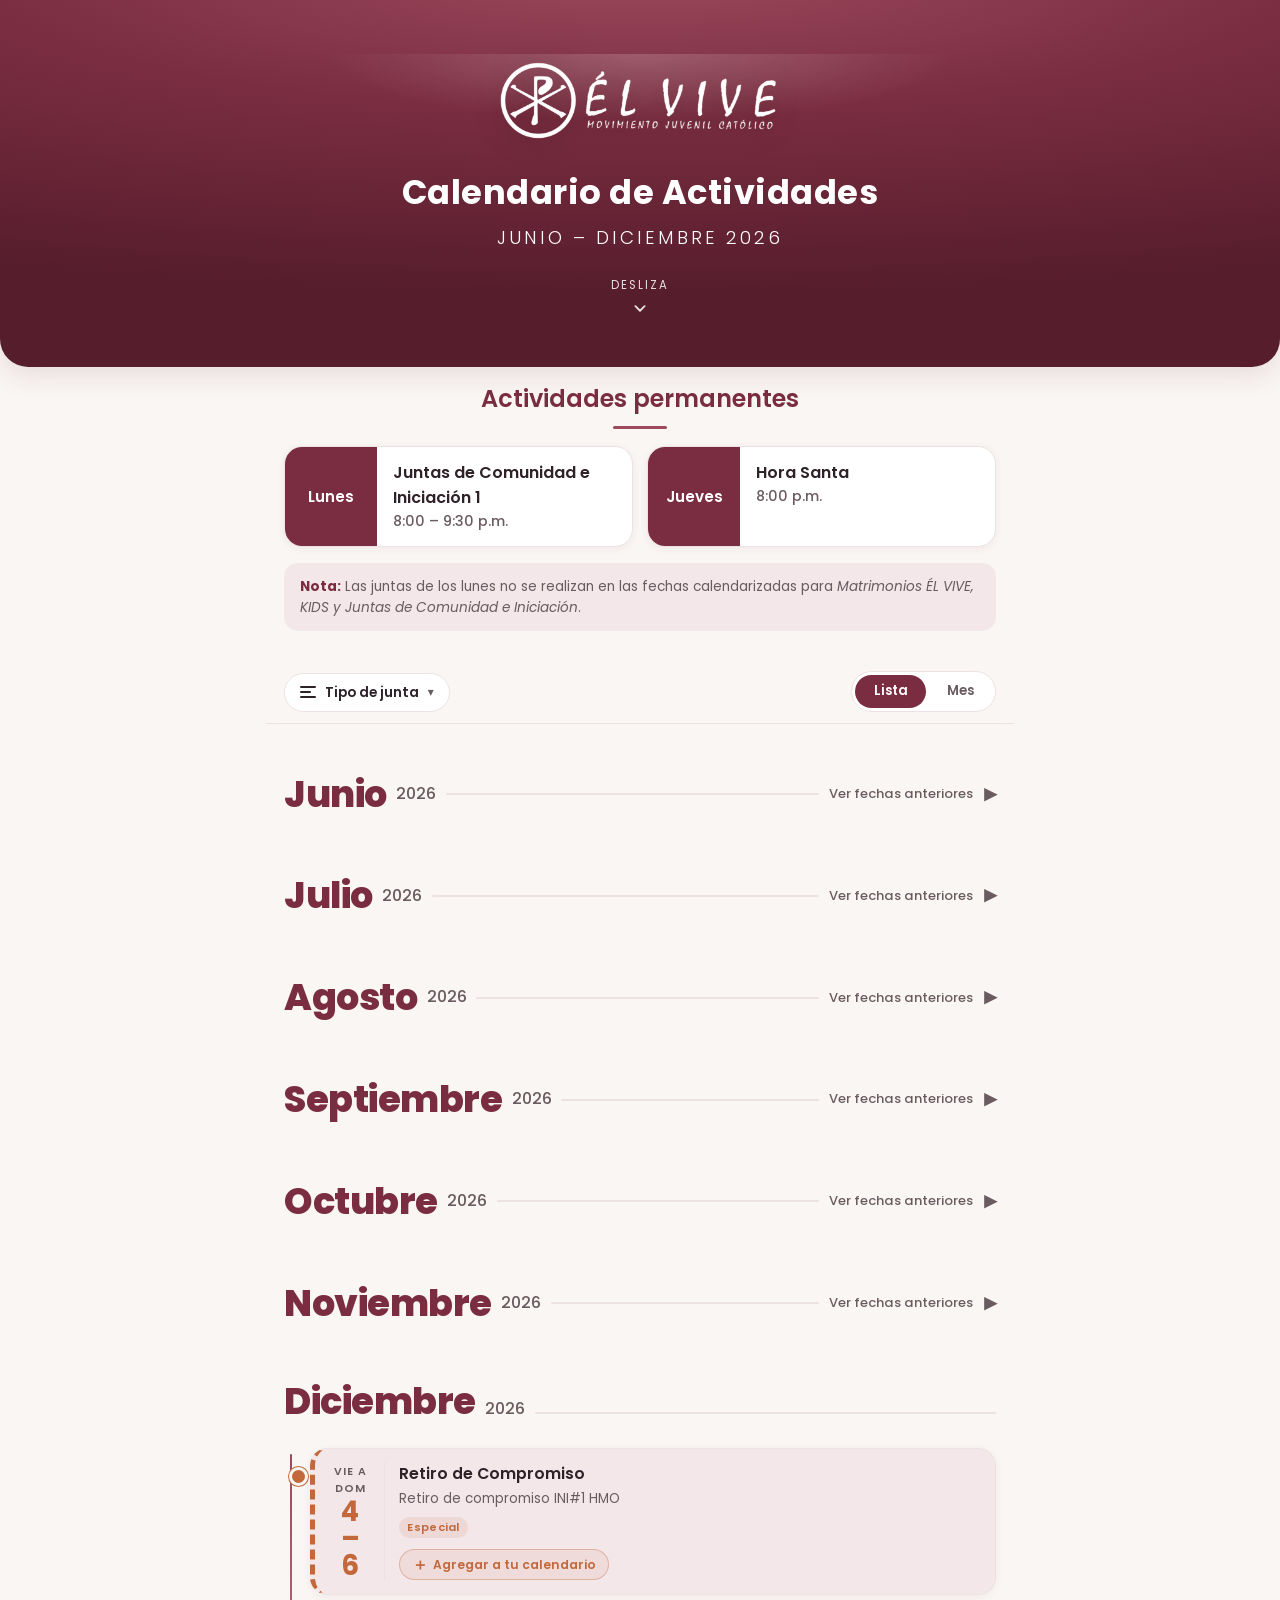
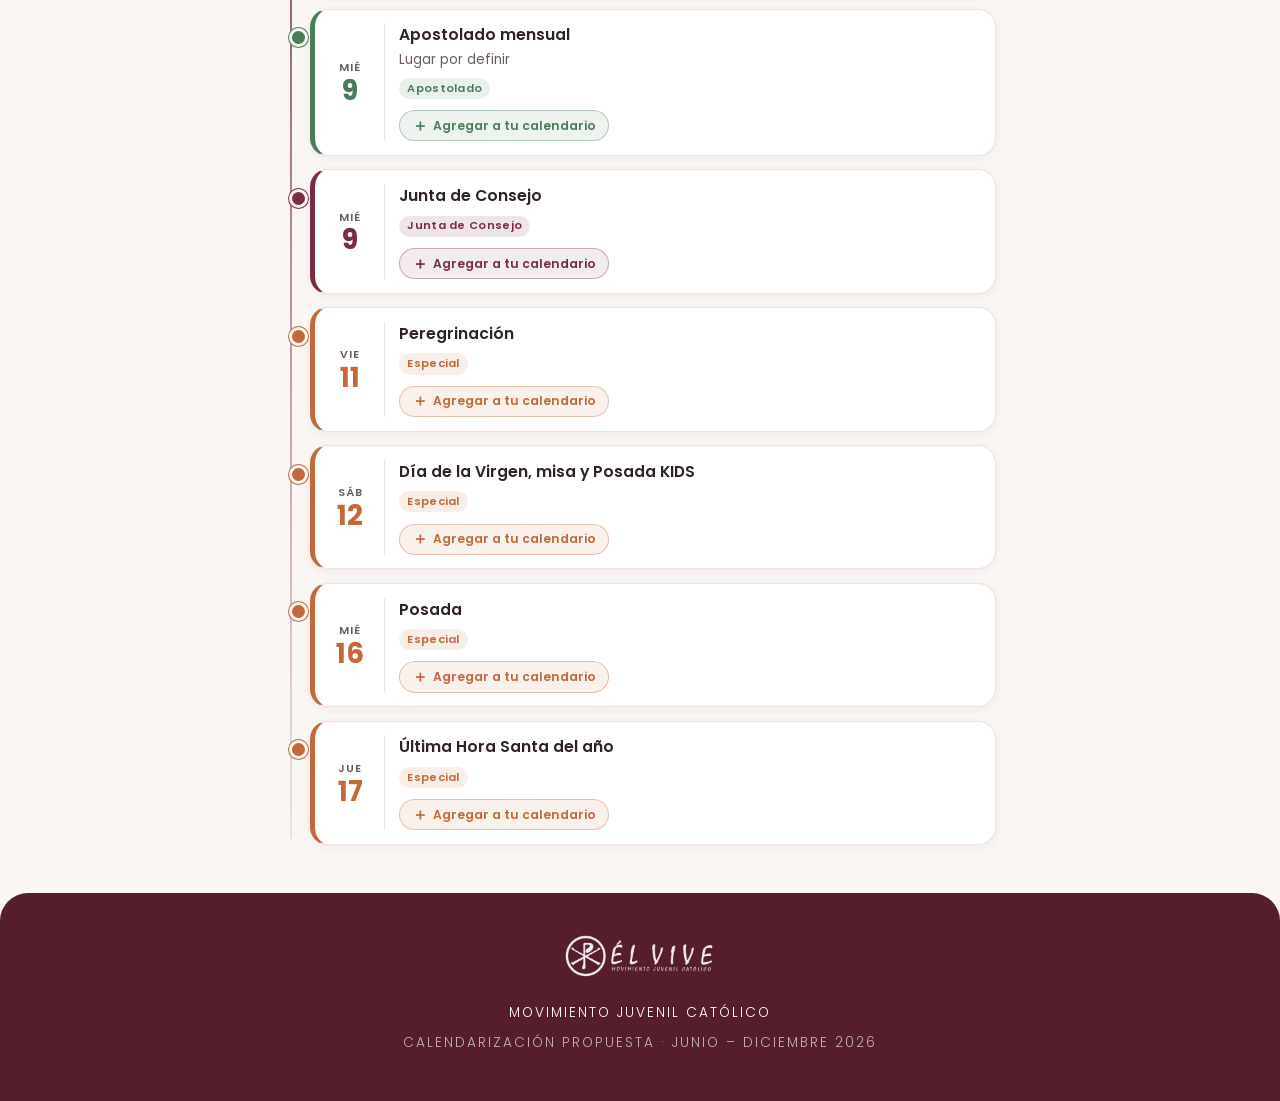
<file: index.html>
<!DOCTYPE html>
<html lang="es">
<head>
  <meta charset="UTF-8" />
  <meta name="viewport" content="width=device-width, initial-scale=1.0" />
  <title>Calendario ÉL VIVE · Junio – Diciembre 2026</title>
  <meta name="description" content="Calendario de actividades del Movimiento Juvenil Católico ÉL VIVE. Junio a Diciembre 2026." />
  <link rel="icon" type="image/jpeg" href="assets/favicon-el-vive.jpg" />

  <!-- Tipografía Poppins -->
  <link rel="preconnect" href="https://fonts.googleapis.com" />
  <link rel="preconnect" href="https://fonts.gstatic.com" crossorigin />
  <link href="https://fonts.googleapis.com/css2?family=Poppins:wght@300;400;500;600;700;800&display=swap" rel="stylesheet" />

  <link rel="stylesheet" href="styles.css?v=202610081748" />
</head>
<body>

  <!-- ENCABEZADO -->
  <header class="site-header">
    <div class="header-inner">
      <img class="logo" src="assets/logo-el-vive.png" alt="ÉL VIVE · Movimiento Juvenil Católico" />
      <h1 class="header-title">Calendario de Actividades</h1>
      <p class="header-sub">Junio &ndash; Diciembre 2026</p>
      <div class="header-glow" aria-hidden="true"></div>
    </div>
    <div class="scroll-hint" aria-hidden="true">
      <span>Desliza</span>
      <svg viewBox="0 0 24 24" width="22" height="22"><path d="M7 10l5 5 5-5" fill="none" stroke="currentColor" stroke-width="2" stroke-linecap="round" stroke-linejoin="round"/></svg>
    </div>
  </header>

  <main>
    <!-- ACTIVIDADES PERMANENTES -->
    <section class="permanentes reveal" aria-labelledby="perm-title">
      <h2 id="perm-title" class="block-title">Actividades permanentes</h2>
      <div class="perm-grid">
        <article class="perm-card">
          <div class="perm-day">Lunes</div>
          <div class="perm-body">
            <h3>Juntas de Comunidad e Iniciación 1</h3>
            <p class="perm-time">8:00 &ndash; 9:30 p.m.</p>
          </div>
        </article>
        <article class="perm-card">
          <div class="perm-day">Jueves</div>
          <div class="perm-body">
            <h3>Hora Santa</h3>
            <p class="perm-time">8:00 p.m.</p>
          </div>
        </article>
      </div>
      <p class="perm-note">
        <strong>Nota:</strong> Las juntas de los lunes no se realizan en las fechas calendarizadas para
        <em>Matrimonios ÉL VIVE, KIDS y Juntas de Comunidad e Iniciación</em>.
      </p>
    </section>

    <!-- FILTROS (menú desplegable) + TOGGLE DE VISTA (barra fija / sticky) -->
    <nav class="filters" id="filters" aria-label="Filtrar por categoría">
      <div class="filters-bar">
        <div class="filter-menu" id="filter-menu">
          <button class="filter-toggle" id="filter-toggle" type="button" aria-haspopup="true" aria-expanded="false" aria-controls="filter-dropdown">
            <span class="filter-ham" aria-hidden="true"><span></span><span></span><span></span></span>
            <span class="filter-toggle-label" id="filter-toggle-label">Tipo de junta</span>
            <span class="filter-caret" aria-hidden="true">▾</span>
          </button>
          <div class="filter-dropdown" id="filter-dropdown" role="menu" aria-label="Tipo de junta" hidden>
            <!-- opciones generadas por JS -->
          </div>
        </div>
        <div class="view-toggle" id="view-toggle" role="group" aria-label="Cambiar vista del calendario">
          <button class="view-btn is-active" type="button" data-vista="lista" aria-pressed="true">Lista</button>
          <button class="view-btn" type="button" data-vista="mes" aria-pressed="false">Mes</button>
        </div>
      </div>
    </nav>

    <!-- AGENDA (vista Lista) -->
    <div class="agenda" id="agenda">
      <!-- meses generados por JS -->
    </div>

    <p class="empty-state" id="empty-state" hidden>No hay actividades de este tipo. Toca otro filtro para verlas.</p>

    <!-- VISTA MES (grilla mensual) -->
    <div class="mes-view" id="mes-view" hidden>
      <div class="mes-nav">
        <button class="mes-nav-btn" id="mes-prev" type="button" aria-label="Mes anterior">‹</button>
        <h2 class="mes-title" id="mes-title" aria-live="polite"></h2>
        <button class="mes-nav-btn" id="mes-next" type="button" aria-label="Mes siguiente">›</button>
      </div>
      <div class="mes-weekdays" aria-hidden="true">
        <span>Lun</span><span>Mar</span><span>Mié</span><span>Jue</span><span>Vie</span><span>Sáb</span><span>Dom</span>
      </div>
      <div class="mes-grid" id="mes-grid">
        <!-- celdas generadas por JS -->
      </div>
      <p class="mes-empty" id="mes-empty" hidden>No hay actividades de este tipo en este mes.</p>
    </div>
  </main>

  <!-- PIE -->
  <footer class="site-footer">
    <img class="footer-logo" src="assets/logo-el-vive.png" alt="ÉL VIVE" />
    <p>Movimiento Juvenil Católico</p>
    <p class="footer-small">Calendarización propuesta · Junio – Diciembre 2026</p>
  </footer>

  <button class="to-top" id="to-top" aria-label="Volver arriba" hidden>
    <svg viewBox="0 0 24 24" width="22" height="22"><path d="M7 14l5-5 5 5" fill="none" stroke="currentColor" stroke-width="2" stroke-linecap="round" stroke-linejoin="round"/></svg>
  </button>

  <!-- MODAL: DETALLE DEL DÍA (vista Mes) -->
  <div class="dia-modal" id="dia-modal" role="dialog" aria-modal="true" aria-labelledby="dia-title" aria-hidden="true" hidden>
    <div class="dia-backdrop" data-dclose></div>
    <div class="dia-box">
      <button class="dia-close" id="dia-close" type="button" aria-label="Cerrar" data-dclose>&times;</button>
      <h3 class="dia-title" id="dia-title"></h3>
      <div class="dia-events" id="dia-events">
        <!-- tarjetas de evento del día (reutiliza el diseño de la Lista) -->
      </div>
    </div>
  </div>

  <script src="app.js?v=202610081748"></script>
</body>
</html>
</file>
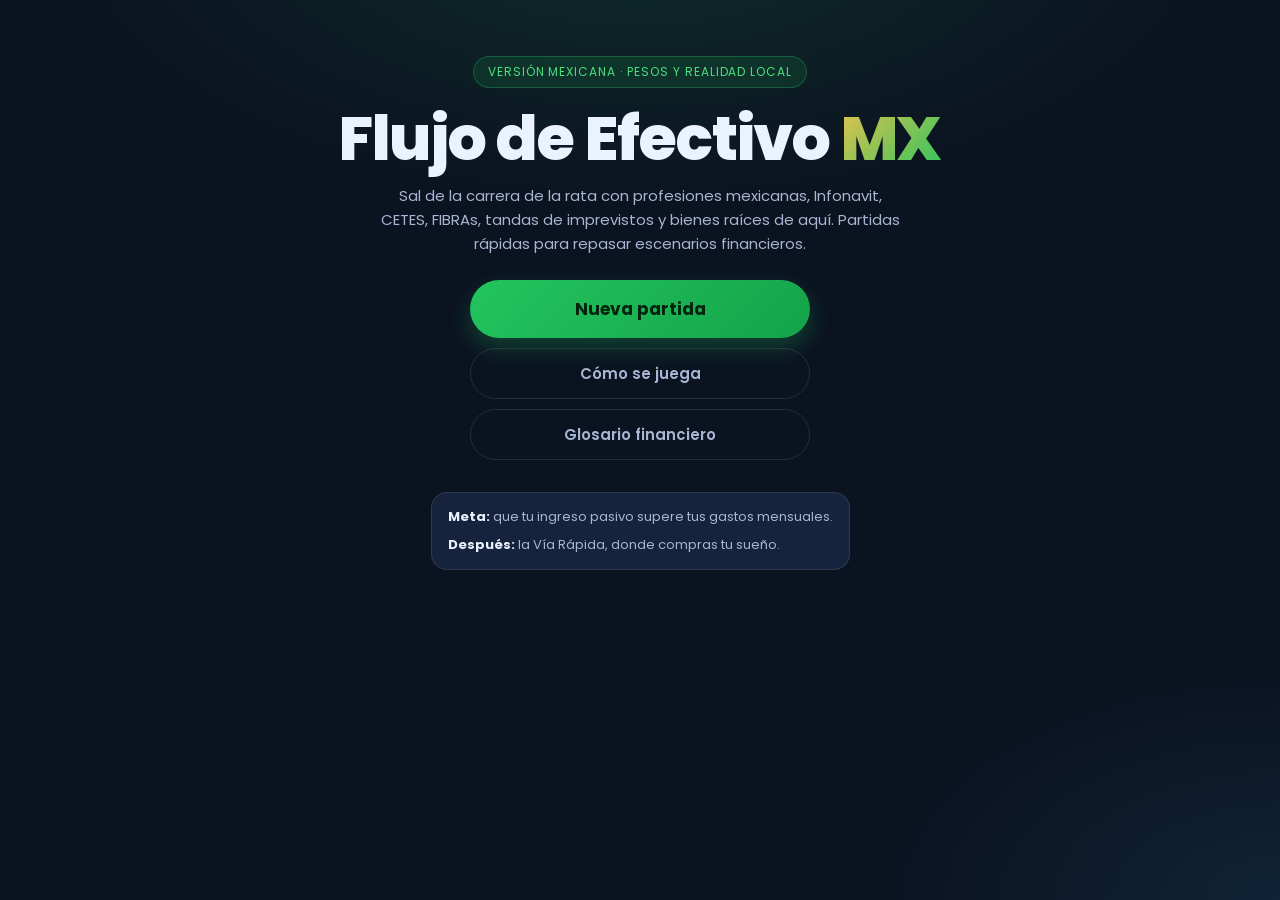
<file: cashflow/index.html>
<!DOCTYPE html>
<html lang="es">
<head>
  <meta charset="UTF-8" />
  <meta name="viewport" content="width=device-width, initial-scale=1.0, viewport-fit=cover" />
  <title>Flujo de Efectivo MX · Juego de finanzas personales</title>
  <meta name="description" content="Juego de flujo de efectivo inspirado en Cashflow, adaptado a México: profesiones locales, pesos mexicanos, Infonavit, CETES, FIBRAs y bienes raíces nacionales." />
  <meta name="theme-color" content="#0b1220" />
  <link rel="icon" href="data:image/svg+xml,%3Csvg xmlns='http://www.w3.org/2000/svg' viewBox='0 0 100 100'%3E%3Ctext y='.9em' font-size='90'%3E%F0%9F%92%B0%3C/text%3E%3C/svg%3E" />

  <link rel="preconnect" href="https://fonts.googleapis.com" />
  <link rel="preconnect" href="https://fonts.gstatic.com" crossorigin />
  <link href="https://fonts.googleapis.com/css2?family=Poppins:wght@300;400;500;600;700;800&display=swap" rel="stylesheet" />
  <link rel="stylesheet" href="styles.css?v=1" />
</head>
<body>

<!-- =========================================================
     PANTALLA 1 · INICIO
     ========================================================= -->
<section class="pantalla" id="pantalla-inicio">
  <div class="hero">
    <div class="hero-badge">Versión mexicana · pesos y realidad local</div>
    <h1 class="hero-title">Flujo de Efectivo <span>MX</span></h1>
    <p class="hero-sub">
      Sal de la carrera de la rata con profesiones mexicanas, Infonavit, CETES,
      FIBRAs, tandas de imprevistos y bienes raíces de aquí. Partidas rápidas
      para repasar escenarios financieros.
    </p>

    <div class="hero-acciones">
      <button class="btn btn-primario btn-grande" id="btn-continuar" hidden>Continuar partida</button>
      <button class="btn btn-primario btn-grande" id="btn-nueva">Nueva partida</button>
      <button class="btn btn-fantasma" id="btn-como">Cómo se juega</button>
      <button class="btn btn-fantasma" id="btn-glosario-inicio">Glosario financiero</button>
    </div>

    <div class="hero-meta">
      <div><strong>Meta:</strong> que tu ingreso pasivo supere tus gastos mensuales.</div>
      <div><strong>Después:</strong> la Vía Rápida, donde compras tu sueño.</div>
    </div>
  </div>

  <!-- Selector de profesión -->
  <div class="selector" id="selector-profesion" hidden>
    <div class="selector-encabezado">
      <h2>Elige tu profesión</h2>
      <p>Cada una arranca con distinto sueldo, deudas y margen. Las de sueldo alto no siempre son las más fáciles.</p>
    </div>
    <div class="prof-grid" id="prof-grid"></div>
    <button class="btn btn-fantasma" id="btn-cancelar-seleccion">Regresar</button>
  </div>
</section>

<!-- =========================================================
     PANTALLA 2 · JUEGO
     ========================================================= -->
<section class="pantalla oculta" id="pantalla-juego">

  <header class="barra-superior">
    <button class="icono-btn" id="btn-menu" aria-label="Menú">☰</button>
    <div class="barra-info">
      <div class="barra-prof"><span id="barra-emoji">💼</span> <span id="barra-profesion">—</span></div>
      <div class="barra-turno">Turno <span id="barra-turno">1</span></div>
    </div>
    <div class="barra-efectivo">
      <span class="etq">Efectivo</span>
      <strong id="barra-efectivo">$0</strong>
    </div>
  </header>

  <!-- Progreso hacia la meta -->
  <div class="meta-barra" id="meta-barra">
    <div class="meta-textos">
      <span>Ingreso pasivo <strong id="meta-pasivo">$0</strong></span>
      <span>Gastos <strong id="meta-gastos">$0</strong></span>
    </div>
    <div class="meta-track"><div class="meta-fill" id="meta-fill"></div></div>
    <div class="meta-nota" id="meta-nota">Te falta cubrir tus gastos con ingreso pasivo.</div>
  </div>

  <!-- Tablero -->
  <div class="tablero-envoltura">
    <div class="tablero" id="tablero"></div>
    <div class="tablero-centro" id="tablero-centro">
      <div class="dados" id="dados"><span class="dado">?</span></div>
      <div class="centro-flujo">
        <span class="etq">Flujo mensual</span>
        <strong id="centro-flujo">$0</strong>
      </div>
      <div class="centro-nota" id="centro-nota">Tira el dado para avanzar</div>
    </div>
  </div>

  <!-- Acciones -->
  <div class="acciones">
    <div class="selector-dados oculto" id="selector-dados">
      <span>Gracias a tu donativo puedes tirar:</span>
      <div class="chips">
        <button class="chip" data-dados="1">1 dado</button>
        <button class="chip" data-dados="2">2 dados</button>
        <button class="chip" data-dados="3">3 dados</button>
      </div>
    </div>
    <button class="btn btn-primario btn-tirar" id="btn-tirar">Tirar dado</button>
    <div class="acciones-secundarias">
      <button class="btn btn-secundario" id="btn-estado">Estado financiero</button>
      <button class="btn btn-secundario" id="btn-banco">Banco</button>
      <button class="btn btn-secundario" id="btn-registro">Registro</button>
    </div>
  </div>
</section>

<!-- =========================================================
     MODAL GENÉRICO (cartas, avisos, victoria)
     ========================================================= -->
<div class="modal-fondo oculto" id="modal-fondo">
  <div class="modal" id="modal" role="dialog" aria-modal="true" aria-labelledby="modal-titulo">
    <div class="modal-cabeza" id="modal-cabeza">
      <span class="modal-icono" id="modal-icono">💡</span>
      <div>
        <div class="modal-etiqueta" id="modal-etiqueta">Carta</div>
        <h3 class="modal-titulo" id="modal-titulo">Título</h3>
      </div>
    </div>
    <div class="modal-cuerpo" id="modal-cuerpo"></div>
    <div class="modal-pie" id="modal-pie"></div>
  </div>
</div>

<!-- =========================================================
     PANELES LATERALES
     ========================================================= -->
<div class="panel-fondo oculto" id="panel-fondo">
  <aside class="panel" id="panel" role="dialog" aria-modal="true">
    <div class="panel-cabeza">
      <h3 id="panel-titulo">Panel</h3>
      <button class="icono-btn" id="btn-cerrar-panel" aria-label="Cerrar">✕</button>
    </div>
    <div class="panel-cuerpo" id="panel-cuerpo"></div>
  </aside>
</div>

<div class="avisos" id="avisos" aria-live="polite"></div>

<script src="js/datos.js?v=1"></script>
<script src="js/motor.js?v=1"></script>
<script src="js/juego.js?v=1"></script>
</body>
</html>
</file>
<file: styles.css>
/* ===================================================
   CALENDARIO ÉL VIVE · Junio – Diciembre 2026
   HTML/CSS/JS vanilla · Mobile-first
   =================================================== */

:root {
  /* Marca (borgoña del logo) */
  --vino:        #7a2d40;
  --vino-dark:   #561d2d;
  --vino-soft:   #9d4a5e;
  --vino-tint:   #f3e7ea;

  /* Neutros */
  --cream:       #faf6f4;
  --paper:       #ffffff;
  --ink:         #2e2228;
  --ink-soft:    #6a5b60;
  --line:        #ece2e3;

  /* Categorías */
  --c-consejo:     #7a2d40;
  --c-apostolado:  #4a7c59;
  --c-misa:        #3d6b8f;
  --c-matrimonios: #c2698a;
  --c-economica:   #c2922b;
  --c-especial:    #c2683b;
  --c-permanente:  #6b6b76;

  --shadow-sm: 0 2px 8px rgba(86, 29, 45, 0.06);
  --shadow-md: 0 8px 28px rgba(86, 29, 45, 0.12);
  --radius: 18px;
  --maxw: 760px;
}

* { box-sizing: border-box; margin: 0; padding: 0; }

html { scroll-behavior: smooth; }

body {
  font-family: 'Poppins', system-ui, -apple-system, sans-serif;
  color: var(--ink);
  background: var(--cream);
  line-height: 1.55;
  -webkit-font-smoothing: antialiased;
  overflow-x: hidden;
}

/* ============ ENCABEZADO ============ */
.site-header {
  position: relative;
  text-align: center;
  padding: 2.6rem 1.25rem 2.4rem;
  background:
    radial-gradient(120% 90% at 50% -10%, var(--vino-soft) 0%, var(--vino) 45%, var(--vino-dark) 100%);
  color: #fff;
  overflow: hidden;
  border-bottom-left-radius: 28px;
  border-bottom-right-radius: 28px;
  box-shadow: var(--shadow-md);
}
.header-inner { position: relative; z-index: 2; max-width: var(--maxw); margin: 0 auto; }
.header-glow {
  position: absolute; inset: 0; z-index: 1;
  background: radial-gradient(60% 50% at 50% 0%, rgba(255,255,255,.18), transparent 70%);
  pointer-events: none;
}
.logo {
  width: min(300px, 78%);
  height: auto;
  margin: 0 auto 1.1rem;
  display: block;
  filter: brightness(0) invert(1) drop-shadow(0 4px 12px rgba(0,0,0,.25));
  animation: fadeDown .9s ease both;
}
.header-title {
  font-size: clamp(1.5rem, 6vw, 2.1rem);
  font-weight: 700;
  letter-spacing: .5px;
  animation: fadeUp .9s .1s ease both;
}
.header-sub {
  margin-top: .35rem;
  font-weight: 300;
  font-size: clamp(.95rem, 3.6vw, 1.15rem);
  letter-spacing: 3px;
  text-transform: uppercase;
  opacity: .92;
  animation: fadeUp .9s .2s ease both;
}
.scroll-hint {
  position: relative; z-index: 2;
  margin-top: 1.5rem;
  display: flex; flex-direction: column; align-items: center; gap: .15rem;
  font-size: .72rem; letter-spacing: 2px; text-transform: uppercase; opacity: .85;
  animation: bob 1.8s ease-in-out infinite;
}

/* ============ BLOQUE PERMANENTES ============ */
main { max-width: var(--maxw); margin: 0 auto; padding: 0 1.1rem; }

.block-title {
  text-align: center;
  font-size: clamp(1.2rem, 4.6vw, 1.5rem);
  font-weight: 600;
  color: var(--vino);
  margin: 2.2rem 0 1.1rem;
  position: relative;
}
.block-title::after {
  content: ""; display: block; width: 54px; height: 3px;
  background: var(--vino-soft); border-radius: 3px; margin: .55rem auto 0;
}

.permanentes { margin-top: -1.4rem; }
.perm-grid { display: grid; gap: .9rem; grid-template-columns: 1fr; }
.perm-card {
  display: flex; align-items: stretch; gap: 0;
  background: var(--paper);
  border-radius: var(--radius);
  box-shadow: var(--shadow-sm);
  overflow: hidden;
  border: 1px solid var(--line);
}
.perm-day {
  flex: 0 0 92px;
  background: var(--vino);
  color: #fff;
  display: flex; align-items: center; justify-content: center;
  font-weight: 600; font-size: .95rem;
  text-align: center;
}
.perm-body { padding: .85rem 1rem; }
.perm-body h3 { font-size: 1rem; font-weight: 600; color: var(--ink); }
.perm-time { color: var(--ink-soft); font-size: .88rem; font-weight: 500; }
.perm-note {
  margin-top: 1rem;
  background: var(--vino-tint);
  border-radius: 14px;
  padding: .8rem 1rem;
  font-size: .85rem;
  color: var(--ink-soft);
}
.perm-note strong { color: var(--vino); }

/* ============ FILTROS ============ */
.filters {
  position: sticky; top: 0; z-index: 50;
  margin: 1.8rem -1.1rem 0;
  padding: .7rem 0;
  background: rgba(250, 246, 244, .88);
  backdrop-filter: blur(10px);
  -webkit-backdrop-filter: blur(10px);
  border-bottom: 1px solid var(--line);
}
.filters-inner {
  max-width: var(--maxw); margin: 0 auto;
  display: flex; flex-wrap: wrap; gap: .5rem; padding: 0 1.1rem;
}
.chip {
  flex: 0 0 auto;
  display: inline-flex; align-items: center; gap: .4rem;
  border: 1.5px solid var(--line);
  background: var(--paper);
  color: var(--ink-soft);
  padding: .42rem .85rem;
  border-radius: 999px;
  font-family: inherit; font-size: .82rem; font-weight: 500;
  cursor: pointer;
  white-space: nowrap;
  transition: all .2s ease;
}
.chip .dot { width: 9px; height: 9px; border-radius: 50%; background: var(--cat, var(--vino)); }
.chip:hover { border-color: var(--cat, var(--vino-soft)); }
.chip.active {
  background: var(--cat, var(--vino));
  border-color: var(--cat, var(--vino));
  color: #fff;
}
.chip.active .dot { background: rgba(255,255,255,.9); }

/* ============ AGENDA ============ */
.month { margin-top: 2.4rem; }
.month-head {
  display: flex; align-items: baseline; gap: .6rem;
  margin-bottom: 1.1rem;
}
.month-name {
  font-size: clamp(1.6rem, 7vw, 2.3rem);
  font-weight: 800;
  color: var(--vino);
  letter-spacing: -.5px;
}
.month-year { font-size: 1rem; font-weight: 500; color: var(--ink-soft); }
.month-line { flex: 1; height: 2px; background: var(--line); border-radius: 2px; }

/* ---- Meses cerrados (toggle contraído por default) ---- */
.month-head--toggle {
  width: 100%;
  align-items: center;
  background: none;
  border: none;
  padding: .2rem 0;
  margin-bottom: .6rem;
  font: inherit;
  color: inherit;
  text-align: left;
  cursor: pointer;
  border-radius: 10px;
  transition: background .18s ease;
}
.month-head--toggle:hover { background: rgba(0, 0, 0, .03); }
.month-head--toggle:focus-visible { outline: 2px solid var(--vino-soft); outline-offset: 3px; }
.month-count {
  font-size: .82rem; font-weight: 500; color: var(--ink-soft);
  white-space: nowrap;
}
.month-chevron {
  font-size: 1.7rem; line-height: 1; color: var(--ink-soft);
  transition: transform .25s ease;
}
.month--collapsible.is-collapsed .month-chevron { transform: rotate(-90deg); }
.month--collapsible.is-collapsed .timeline { display: none; }

.timeline { position: relative; padding-left: 1.6rem; }
.timeline::before {
  content: ""; position: absolute; left: 6px; top: 6px; bottom: 6px;
  width: 2px; background: linear-gradient(var(--vino-soft), var(--line));
  border-radius: 2px;
}

.event {
  position: relative;
  display: flex; gap: .9rem;
  background: var(--paper);
  border-radius: var(--radius);
  box-shadow: var(--shadow-sm);
  border: 1px solid var(--line);
  border-left: 5px solid var(--cat, var(--vino));
  padding: .85rem 1rem .85rem .9rem;
  margin-bottom: .85rem;
  transition: transform .25s ease, box-shadow .25s ease, opacity .3s ease;
}
.event::before {
  content: ""; position: absolute; left: -1.6rem; top: 1.15rem;
  width: 13px; height: 13px; border-radius: 50%;
  background: var(--cat, var(--vino));
  border: 3px solid var(--cream);
  box-shadow: 0 0 0 1px var(--cat, var(--vino));
}
.event:hover { transform: translateX(3px); box-shadow: var(--shadow-md); }

.event-date {
  flex: 0 0 56px; text-align: center;
  display: flex; flex-direction: column; align-items: center; justify-content: center;
  border-right: 1px solid var(--line);
  padding-right: .8rem;
}
.event-dow { font-size: .68rem; text-transform: uppercase; letter-spacing: 1px; color: var(--ink-soft); font-weight: 600; }
.event-num { font-size: 1.7rem; font-weight: 700; line-height: 1; color: var(--cat, var(--vino)); }
/* Casilla de fecha "por definir" (ej. apostolado mensual sin día exacto) */
.event-num--tbd { font-size: 1.5rem; }
.event-date--tbd .event-dow { text-transform: none; letter-spacing: .2px; font-size: .62rem; margin-top: .25rem; line-height: 1.15; }
.event-body { flex: 1; min-width: 0; }
.event-title { font-size: .98rem; font-weight: 600; color: var(--ink); }
.event-desc { font-size: .83rem; color: var(--ink-soft); margin-top: .15rem; }
.event-meta { display: flex; flex-wrap: wrap; gap: .5rem; margin-top: .45rem; align-items: center; }
.event-time {
  display: inline-flex; align-items: center; gap: .25rem;
  font-size: .76rem; font-weight: 600; color: var(--vino);
  background: var(--vino-tint); padding: .12rem .5rem; border-radius: 999px;
}
/* Botón "Ver ubicación" (abre Google Maps) */
.event-map {
  display: inline-flex; align-items: center; gap: .25rem;
  font-size: .74rem; font-weight: 700; text-decoration: none;
  color: #fff; background: #2f6f9f;
  padding: .14rem .6rem; border-radius: 999px;
  transition: filter .2s ease, transform .2s ease;
}
.event-map:hover { filter: brightness(1.08); transform: translateY(-1px); }
/* Aviso de reprogramación / cambio de fecha */
.event-reprog {
  display: inline-flex; align-items: center; gap: .3rem;
  margin-top: .25rem;
  font-size: .73rem; font-weight: 700;
  color: #fff; background: #d97a28;
  padding: .14rem .6rem; border-radius: 999px;
}
.event-tag {
  font-size: .7rem; font-weight: 600; letter-spacing: .3px;
  color: var(--cat, var(--vino));
  background: color-mix(in srgb, var(--cat, var(--vino)) 12%, transparent);
  padding: .12rem .5rem; border-radius: 999px;
}

/* Evento de rango (vacaciones) */
.event.is-range { border-left-style: dashed; background: var(--vino-tint); }

/* ====== Botón "Agregar a tu calendario" ====== */
.cal-add { position: relative; margin-top: .7rem; }
.cal-btn {
  display: inline-flex; align-items: center; gap: .35rem;
  font-family: inherit; font-size: .76rem; font-weight: 600;
  color: var(--cat, var(--vino));
  background: color-mix(in srgb, var(--cat, var(--vino)) 9%, transparent);
  border: 1.5px solid color-mix(in srgb, var(--cat, var(--vino)) 35%, transparent);
  padding: .35rem .72rem; border-radius: 999px; cursor: pointer;
  transition: background .2s ease, border-color .2s ease;
}
.cal-btn:hover { background: color-mix(in srgb, var(--cat, var(--vino)) 17%, transparent); }
.cal-ico { font-size: 1rem; line-height: 1; }
.cal-menu {
  position: absolute; z-index: 30; left: 0; top: calc(100% + .35rem);
  min-width: 210px; background: var(--paper);
  border: 1px solid var(--line); border-radius: 14px;
  box-shadow: var(--shadow-md); padding: .35rem;
}
.cal-opt {
  display: flex; align-items: center; gap: .5rem; width: 100%;
  font-family: inherit; font-size: .82rem; font-weight: 500; text-align: left;
  color: var(--ink); background: transparent; border: 0; border-radius: 10px;
  padding: .55rem .6rem; cursor: pointer;
}
.cal-opt:hover { background: var(--vino-tint); color: var(--vino); }
.event.past .cal-add { display: none; }

/* Evento ya realizado: tono gris claro + check verde de "ya fue" */
.event.past {
  --cat: #b0aaa6;
  background: #f5f3f1;
}
.event.past .event-title { color: var(--ink-soft); padding-right: 1.5rem; }
.event.past .event-time { color: var(--ink-soft); background: #e7e2df; }
.event.past:hover { transform: none; box-shadow: var(--shadow-sm); }

/* Check verde "ya se realizó" (esquina superior derecha) */
.event-done {
  position: absolute; top: .5rem; right: .55rem; z-index: 2;
  display: grid; place-items: center;
  width: 20px; height: 20px; border-radius: 50%;
  background: #2f9e5e; color: #fff;
  font-size: .72rem; font-weight: 800; line-height: 1;
  box-shadow: 0 1px 4px rgba(0, 0, 0, .22);
}

/* Filtrado: ocultar */
.event.filtered-out { display: none; }
.month.month-hidden { display: none; }

.empty-state { text-align: center; color: var(--ink-soft); padding: 2.5rem 1rem 1rem; }

/* ============ PIE ============ */
.site-footer {
  text-align: center;
  margin-top: 3rem;
  padding: 2.4rem 1.25rem 3rem;
  background: var(--vino-dark);
  color: #fff;
  border-top-left-radius: 28px;
  border-top-right-radius: 28px;
}
.footer-logo {
  width: 160px; height: auto; margin: 0 auto .8rem;
  filter: brightness(0) invert(1); opacity: .92;
}
.site-footer p { font-weight: 300; letter-spacing: 2px; text-transform: uppercase; font-size: .85rem; }
.footer-small { opacity: .65; font-size: .72rem; letter-spacing: 1px; margin-top: .5rem; }

/* ============ BOTÓN ARRIBA ============ */
.to-top {
  position: fixed; bottom: 1.2rem; right: 1.2rem; z-index: 60;
  width: 46px; height: 46px; border-radius: 50%;
  background: var(--vino); color: #fff; border: none;
  box-shadow: var(--shadow-md); cursor: pointer;
  display: grid; place-items: center;
  opacity: 0; transform: translateY(12px); pointer-events: none;
  transition: opacity .3s ease, transform .3s ease;
}
.to-top.show { opacity: 1; transform: translateY(0); pointer-events: auto; }

/* ============ ANIMACIONES SCROLL ============ */
.reveal { opacity: 0; transform: translateY(26px); transition: opacity .7s ease, transform .7s ease; }
.reveal.in { opacity: 1; transform: none; }

@keyframes fadeUp { from { opacity: 0; transform: translateY(18px); } to { opacity: 1; transform: none; } }
@keyframes fadeDown { from { opacity: 0; transform: translateY(-18px); } to { opacity: 1; transform: none; } }
@keyframes bob { 0%,100% { transform: translateY(0); } 50% { transform: translateY(6px); } }

@media (prefers-reduced-motion: reduce) {
  *, *::before, *::after { animation: none !important; transition: none !important; }
  .reveal { opacity: 1; transform: none; }
}

/* ============ ESCRITORIO ============ */
@media (min-width: 720px) {
  .perm-grid { grid-template-columns: 1fr 1fr; }
  .site-header { padding: 3.4rem 1.5rem 3rem; }
  main { padding: 0 1.5rem; }
}

/* ===================================================
   FILTROS (menú "Tipo de junta") + TOGGLE LISTA/MES
   + VISTA MES (grilla mensual)
   =================================================== */

@keyframes diaPop { from { opacity: 0; transform: translateY(14px) scale(.985); } to { opacity: 1; transform: none; } }

/* Barra: menú "Tipo de junta" a la izquierda + toggle de vista a la derecha. */
.filters-bar {
  max-width: var(--maxw); margin: 0 auto;
  padding: 0 1.1rem;
  display: flex; align-items: center; justify-content: space-between; gap: .7rem;
}

/* ---- Menú de filtros (botón hamburguesa + panel desplegable) ---- */
.filter-menu { position: relative; }
.filter-toggle {
  display: inline-flex; align-items: center; gap: .55rem;
  font: inherit; font-size: .85rem; font-weight: 600;
  color: var(--ink);
  background: var(--paper);
  border: 1.5px solid var(--line);
  border-radius: 999px;
  padding: .5rem .95rem;
  cursor: pointer;
  transition: border-color .2s ease, color .2s ease;
}
.filter-toggle:hover { border-color: var(--vino-soft); }
.filter-toggle.has-filter { border-color: var(--cat); color: var(--cat); }
/* Icono hamburguesa (3 barras). */
.filter-ham { display: inline-flex; flex-direction: column; gap: 3px; width: 16px; }
.filter-ham span { display: block; height: 2px; border-radius: 2px; background: currentColor; }
.filter-ham span:nth-child(2) { width: 70%; }
.filter-caret { font-size: .75rem; color: var(--ink-soft); transition: transform .2s ease; }
.filter-toggle[aria-expanded="true"] .filter-caret { transform: rotate(180deg); }
.filter-toggle.has-filter .filter-caret { color: var(--cat); }

.filter-dropdown {
  position: absolute; top: calc(100% + 8px); left: 0; z-index: 70;
  min-width: 240px;
  background: var(--paper);
  border: 1px solid var(--line);
  border-radius: 14px;
  box-shadow: var(--shadow-md);
  padding: 6px;
  display: flex; flex-direction: column; gap: 2px;
  animation: diaPop .18s ease both;
}
.filter-dropdown[hidden] { display: none; }
.filter-option {
  display: flex; align-items: center; gap: .6rem;
  font: inherit; font-size: .88rem; font-weight: 500;
  color: var(--ink);
  background: transparent; border: none; border-radius: 10px;
  padding: .55rem .7rem; cursor: pointer; text-align: left;
  transition: background .15s ease;
}
.filter-option:hover { background: rgba(0, 0, 0, .04); }
.filter-option .dot { flex: 0 0 auto; width: 11px; height: 11px; border-radius: 50%; background: var(--cat, var(--vino)); }
.filter-option.is-active {
  font-weight: 700; color: var(--cat, var(--vino));
  background: color-mix(in srgb, var(--cat, var(--vino)) 13%, transparent);
}
.filter-option.is-active .dot { box-shadow: 0 0 0 3px color-mix(in srgb, var(--cat, var(--vino)) 25%, transparent); }
/* Palomita de la casilla marcada: guarda su lugar aunque esté apagada,
   para que la fila no brinque al prender y apagar tipos. */
.filter-option .check { margin-left: auto; font-size: .8rem; opacity: 0; }
.filter-option.is-active .check { opacity: 1; }

/* ---- Toggle de vista (segmented control) ---- */
.view-toggle {
  flex: 0 0 auto;
  display: flex;
  width: max-content;
  background: var(--paper);
  border: 1.5px solid var(--line);
  border-radius: 999px;
  padding: 3px;
  gap: 2px;
}
.view-btn {
  font: inherit; font-size: .82rem; font-weight: 600;
  color: var(--ink-soft);
  background: transparent;
  border: none; cursor: pointer;
  padding: .4rem 1.15rem;
  border-radius: 999px;
  transition: background .2s ease, color .2s ease;
}
.view-btn.is-active { background: var(--vino); color: #fff; }
.view-btn:not(.is-active):hover { color: var(--vino); }

/* ---- Vista Mes ---- */
.mes-view { margin-top: 1.8rem; }
.mes-view[hidden] { display: none; }

.mes-nav {
  display: flex; align-items: center; justify-content: center;
  gap: 1rem; margin-bottom: 1.1rem;
}
.mes-title {
  font-size: clamp(1.25rem, 3.5vw, 1.65rem);
  font-weight: 800; color: var(--vino);
  letter-spacing: -.3px; text-align: center; min-width: 8.5em;
}
.mes-nav-btn {
  flex: 0 0 auto;
  width: 36px; height: 36px; border-radius: 50%;
  border: 1.5px solid var(--line); background: var(--paper);
  color: var(--ink-soft); font-size: 1.3rem; line-height: 1;
  cursor: pointer; display: grid; place-items: center;
  transition: border-color .2s ease, color .2s ease;
}
.mes-nav-btn:hover:not(:disabled) { border-color: var(--vino-soft); color: var(--vino); }
.mes-nav-btn:disabled { opacity: .35; cursor: default; pointer-events: none; }

.mes-weekdays {
  display: grid; grid-template-columns: repeat(7, 1fr);
  gap: 6px; margin-bottom: 6px;
}
.mes-weekdays span {
  text-align: center; font-size: .68rem; font-weight: 700;
  text-transform: uppercase; letter-spacing: .5px; color: var(--ink-soft);
}

.mes-grid {
  display: grid; grid-template-columns: repeat(7, 1fr);
  gap: 6px;
}
.mes-cell {
  height: clamp(64px, 12vw, 92px);
  overflow: hidden;
  background: var(--paper);
  border: 1px solid var(--line);
  border-radius: 10px;
  padding: 5px 5px 4px;
  display: flex; flex-direction: column;
}
.mes-cell--out { background: rgba(0, 0, 0, .02); opacity: .5; }
.mes-cell.has-eventos { cursor: pointer; }
.mes-cell.has-eventos:hover { border-color: var(--vino-soft); box-shadow: var(--shadow-sm); }
.mes-daynum {
  font-size: .78rem; font-weight: 700; color: var(--ink);
  line-height: 1; margin-bottom: 3px; align-self: flex-start;
}
.mes-daynum.is-today {
  background: var(--vino); color: #fff;
  width: 22px; height: 22px; border-radius: 50%;
  display: grid; place-items: center;
}
.mes-bars { display: flex; flex-direction: column; gap: 2px; min-width: 0; }
.mes-bar {
  font-size: 10px; font-weight: 600; line-height: 1.5;
  color: #fff; background: var(--cat, var(--vino));
  border-radius: 0;                     /* por defecto sin redondear (celda intermedia de rango) */
  padding: 1px 5px;
  overflow: hidden; text-overflow: ellipsis; white-space: nowrap;
}
/* Redondeo solo en los extremos del rango; un evento de 1 día lleva ambos. */
.mes-bar.is-start { border-top-left-radius: 6px; border-bottom-left-radius: 6px; }
.mes-bar.is-end { border-top-right-radius: 6px; border-bottom-right-radius: 6px; }
.mes-more { font-size: 10px; font-weight: 600; color: var(--ink-soft); padding: 0 3px; }

.mes-empty { text-align: center; color: var(--ink-soft); padding: 2.5rem 1rem 1rem; }
.mes-empty[hidden] { display: none; }

/* ---- Modal de detalle del día ---- */
.dia-modal {
  position: fixed; inset: 0; z-index: 55;
  display: flex; align-items: center; justify-content: center;
  padding: 1.2rem;
}
.dia-modal[hidden] { display: none; }
.dia-backdrop {
  position: absolute; inset: 0;
  background: rgba(46, 34, 40, .55);
  backdrop-filter: blur(3px);
}
.dia-box {
  position: relative; z-index: 1;
  width: min(480px, 100%); max-height: 82vh; overflow-y: auto;
  background: var(--cream);
  border-radius: var(--radius);
  padding: 1.5rem 1.3rem 1.6rem;
  box-shadow: var(--shadow-md);
  animation: diaPop .28s ease both;
}
.dia-close {
  position: absolute; top: .7rem; right: .8rem;
  width: 36px; height: 36px; border: none; border-radius: 50%;
  background: var(--vino-tint); color: var(--vino);
  font-size: 1.55rem; line-height: 1; cursor: pointer;
  display: grid; place-items: center;
  transition: background .2s ease, color .2s ease;
}
.dia-close:hover { background: var(--vino); color: #fff; }
.dia-title {
  color: var(--vino); font-size: 1.15rem; font-weight: 800;
  text-transform: capitalize; padding-right: 2.4rem; margin-bottom: 1.1rem;
}
/* Dentro del modal no hay línea de tiempo: ocultamos el punto conector. */
.dia-events .event::before { display: none; }
.dia-events .event { margin-bottom: .85rem; }
.dia-events .event:last-child { margin-bottom: 0; }
</file>
<file: cashflow/styles.css>
/* ===================================================================
   FLUJO DE EFECTIVO MX · Estilos
   Mobile-first, tema oscuro financiero. Sin frameworks.
   =================================================================== */

:root {
  --fondo:        #0b1220;
  --fondo-2:      #111c30;
  --superficie:   #16233c;
  --superficie-2: #1d2d4a;
  --borde:        rgba(255, 255, 255, .10);
  --texto:        #eaf1ff;
  --texto-suave:  #a7b6d2;
  --verde:        #22c55e;
  --verde-claro:  #4ade80;
  --oro:          #f2c14e;
  --rojo:         #ef4444;
  --azul:         #38bdf8;
  --morado:       #a78bfa;
  --rosa:         #f472b6;
  --naranja:      #f97316;
  --radio:        16px;
  --radio-sm:     10px;
  --sombra:       0 18px 40px rgba(0, 0, 0, .45);
  --safe-b:       env(safe-area-inset-bottom, 0px);
}

* { box-sizing: border-box; }

html, body {
  margin: 0;
  padding: 0;
  background: var(--fondo);
  color: var(--texto);
  font-family: "Poppins", system-ui, -apple-system, "Segoe UI", sans-serif;
  -webkit-font-smoothing: antialiased;
  overscroll-behavior-y: none;
}

body {
  min-height: 100dvh;
  background:
    radial-gradient(1000px 500px at 50% -10%, rgba(34, 197, 94, .16), transparent 60%),
    radial-gradient(700px 400px at 100% 100%, rgba(56, 189, 248, .10), transparent 60%),
    var(--fondo);
}

button { font-family: inherit; }
.oculto, .oculta, [hidden] { display: none !important; }

/* ---------------- botones ---------------- */
.btn {
  border: 0;
  border-radius: 999px;
  padding: 13px 20px;
  font-size: 15px;
  font-weight: 600;
  cursor: pointer;
  transition: transform .12s ease, filter .2s ease, background .2s ease;
  color: var(--texto);
  background: var(--superficie-2);
}
.btn:active { transform: scale(.97); }
.btn:disabled { opacity: .38; filter: grayscale(.6); box-shadow: none; cursor: not-allowed; }

.btn-primario {
  background: linear-gradient(135deg, var(--verde), #15a34a);
  color: #04240f;
  font-weight: 700;
  box-shadow: 0 10px 26px rgba(34, 197, 94, .28);
}
.btn-grande { padding: 16px 28px; font-size: 17px; width: 100%; max-width: 340px; }
.btn-secundario { background: var(--superficie); border: 1px solid var(--borde); font-size: 13.5px; padding: 11px 12px; }
.btn-fantasma { background: transparent; border: 1px solid var(--borde); color: var(--texto-suave); }
.btn-peligro { background: rgba(239, 68, 68, .16); color: #fecaca; border: 1px solid rgba(239, 68, 68, .35); }
.btn-oro { background: linear-gradient(135deg, var(--oro), #d99e2b); color: #2b1d00; font-weight: 700; }

.icono-btn {
  background: var(--superficie);
  border: 1px solid var(--borde);
  color: var(--texto);
  width: 40px; height: 40px;
  border-radius: 12px;
  font-size: 18px;
  cursor: pointer;
  display: grid;
  place-items: center;
}

/* ---------------- pantalla inicio ---------------- */
.pantalla { min-height: 100dvh; }
#pantalla-juego { display: flex; flex-direction: column; }

.hero {
  padding: 56px 20px 32px;
  text-align: center;
  display: flex;
  flex-direction: column;
  align-items: center;
  gap: 14px;
}
.hero-badge {
  font-size: 12px;
  letter-spacing: .08em;
  text-transform: uppercase;
  color: var(--verde-claro);
  background: rgba(34, 197, 94, .12);
  border: 1px solid rgba(34, 197, 94, .3);
  padding: 6px 14px;
  border-radius: 999px;
}
.hero-title {
  font-size: clamp(38px, 12vw, 62px);
  line-height: 1;
  margin: 6px 0 0;
  font-weight: 800;
  letter-spacing: -.02em;
}
.hero-title span {
  background: linear-gradient(135deg, var(--oro), var(--verde));
  -webkit-background-clip: text;
  background-clip: text;
  color: transparent;
}
.hero-sub { color: var(--texto-suave); max-width: 520px; font-size: 15px; line-height: 1.6; margin: 0; }
.hero-acciones { display: flex; flex-direction: column; align-items: center; gap: 10px; width: 100%; margin-top: 10px; }
.hero-acciones .btn-fantasma { width: 100%; max-width: 340px; }
.hero-meta {
  margin-top: 18px;
  display: grid;
  gap: 8px;
  font-size: 13px;
  color: var(--texto-suave);
  background: var(--superficie);
  border: 1px solid var(--borde);
  border-radius: var(--radio);
  padding: 14px 16px;
  max-width: 420px;
  text-align: left;
}
.hero-meta strong { color: var(--texto); }

/* selector de profesión */
.selector { padding: 8px 16px 60px; }
.selector-encabezado { text-align: center; margin-bottom: 18px; }
.selector-encabezado h2 { margin: 0 0 6px; font-size: 22px; }
.selector-encabezado p { margin: 0; color: var(--texto-suave); font-size: 13.5px; }
.prof-grid { display: grid; gap: 12px; margin-bottom: 20px; }
@media (min-width: 700px) { .prof-grid { grid-template-columns: repeat(2, 1fr); } }
@media (min-width: 1050px) { .prof-grid { grid-template-columns: repeat(3, 1fr); } }

.prof-card {
  background: var(--superficie);
  border: 1px solid var(--borde);
  border-radius: var(--radio);
  padding: 16px;
  text-align: left;
  cursor: pointer;
  color: var(--texto);
  display: grid;
  gap: 10px;
  transition: border-color .2s ease, transform .12s ease, background .2s ease;
}
.prof-card:hover { border-color: rgba(34, 197, 94, .45); background: var(--superficie-2); }
.prof-card:active { transform: scale(.99); }
.prof-cabeza { display: flex; align-items: center; gap: 10px; }
.prof-emoji { font-size: 26px; }
.prof-nombre { font-weight: 700; font-size: 16px; }
.prof-resumen { color: var(--texto-suave); font-size: 13px; line-height: 1.5; margin: 0; }
.prof-nums { display: grid; grid-template-columns: repeat(3, 1fr); gap: 8px; }
.prof-num { background: rgba(255, 255, 255, .04); border-radius: var(--radio-sm); padding: 8px; }
.prof-num .etq { display: block; font-size: 10.5px; color: var(--texto-suave); text-transform: uppercase; letter-spacing: .05em; }
.prof-num strong { font-size: 14px; }
.prof-num.bien strong { color: var(--verde-claro); }
.prof-num.mal strong { color: #fca5a5; }

/* ---------------- barra superior ---------------- */
.barra-superior {
  position: sticky;
  top: 0;
  z-index: 20;
  display: flex;
  align-items: center;
  gap: 12px;
  padding: 12px 14px;
  background: rgba(11, 18, 32, .88);
  backdrop-filter: blur(12px);
  border-bottom: 1px solid var(--borde);
}
.barra-info { flex: 1; min-width: 0; }
.barra-prof { font-weight: 600; font-size: 14px; white-space: nowrap; overflow: hidden; text-overflow: ellipsis; }
.barra-turno { font-size: 11.5px; color: var(--texto-suave); }
.barra-efectivo { text-align: right; }
.barra-efectivo .etq { display: block; font-size: 10px; color: var(--texto-suave); text-transform: uppercase; letter-spacing: .06em; }
.barra-efectivo strong { font-size: 16px; color: var(--oro); }
.barra-efectivo.negativo strong { color: #fca5a5; }

/* ---------------- barra de meta ---------------- */
.meta-barra { padding: 14px 16px 6px; }
.meta-textos { display: flex; justify-content: space-between; font-size: 12px; color: var(--texto-suave); margin-bottom: 6px; }
.meta-textos strong { color: var(--texto); }
.meta-track { height: 10px; background: rgba(255, 255, 255, .07); border-radius: 999px; overflow: hidden; }
.meta-fill {
  height: 100%;
  width: 0%;
  border-radius: 999px;
  background: linear-gradient(90deg, var(--azul), var(--verde));
  transition: width .5s cubic-bezier(.22, 1, .36, 1);
}
.meta-nota { font-size: 11.5px; color: var(--texto-suave); margin-top: 6px; text-align: center; }

/* ---------------- tablero ---------------- */
.tablero-envoltura {
  position: relative;
  padding: 10px 12px 4px;
  max-width: 560px;
  margin: 0 auto;
  width: 100%;
}
.tablero {
  display: grid;
  grid-template-columns: repeat(7, 1fr);
  grid-template-rows: repeat(7, 1fr);
  gap: 5px;
  aspect-ratio: 1 / 1;
}
.casilla {
  border-radius: var(--radio-sm);
  background: var(--superficie);
  border: 1px solid var(--borde);
  display: flex;
  flex-direction: column;
  align-items: center;
  justify-content: center;
  gap: 2px;
  font-size: 15px;
  position: relative;
  overflow: hidden;
  transition: transform .2s ease, box-shadow .2s ease;
}
.casilla .cas-etq {
  font-size: 7.5px;
  line-height: 1.1;
  text-align: center;
  color: var(--texto-suave);
  text-transform: uppercase;
  letter-spacing: .01em;
  padding: 0 1px;
  max-width: 100%;
  overflow: hidden;
  word-break: break-word;
}
@media (min-width: 480px) { .casilla .cas-etq { font-size: 9px; } }
.casilla::before {
  content: "";
  position: absolute;
  inset: 0;
  background: currentColor;
  opacity: .13;
}
.casilla.activa {
  transform: scale(1.08);
  box-shadow: 0 0 0 2px var(--oro), 0 8px 20px rgba(0, 0, 0, .5);
  z-index: 3;
}
.ficha {
  position: absolute;
  bottom: 2px;
  right: 2px;
  width: 12px; height: 12px;
  border-radius: 50%;
  background: var(--oro);
  box-shadow: 0 0 0 2px rgba(0, 0, 0, .35);
  animation: latido 1.6s ease-in-out infinite;
}
@keyframes latido { 0%, 100% { transform: scale(1); } 50% { transform: scale(1.25); } }

.tablero-centro {
  position: absolute;
  inset: 0;
  display: flex;
  flex-direction: column;
  align-items: center;
  justify-content: center;
  gap: 8px;
  pointer-events: none;
  text-align: center;
  padding: 0 20%;
}
.dados { display: flex; gap: 8px; }
.dado {
  width: 46px; height: 46px;
  border-radius: 12px;
  background: linear-gradient(160deg, #fff, #d7dde8);
  color: #0b1220;
  display: grid;
  place-items: center;
  font-size: 24px;
  font-weight: 700;
  box-shadow: 0 8px 20px rgba(0, 0, 0, .45);
}
.dado.girando { animation: girar .45s ease-in-out; }
@keyframes girar {
  0% { transform: rotate(0) scale(1); }
  50% { transform: rotate(180deg) scale(1.18); }
  100% { transform: rotate(360deg) scale(1); }
}
.centro-flujo .etq { display: block; font-size: 10px; color: var(--texto-suave); text-transform: uppercase; letter-spacing: .06em; }
.centro-flujo strong { font-size: 19px; color: var(--verde-claro); }
.centro-flujo.negativo strong { color: #fca5a5; }
.centro-nota { font-size: 10.5px; color: var(--texto-suave); line-height: 1.3; }

/* ---------------- acciones ---------------- */
.acciones {
  position: sticky;
  bottom: 0;
  padding: 12px 16px calc(14px + var(--safe-b));
  background: linear-gradient(to top, var(--fondo) 60%, transparent);
  display: grid;
  gap: 10px;
  justify-items: center;
  max-width: 560px;
  margin: auto auto 0;   /* auto arriba: empuja las acciones al pie de la pantalla */
  width: 100%;
}
.btn-tirar { width: 100%; max-width: 340px; }
.acciones-secundarias { display: grid; grid-template-columns: repeat(3, 1fr); gap: 8px; width: 100%; max-width: 420px; }
.selector-dados { text-align: center; font-size: 12px; color: var(--texto-suave); display: grid; gap: 6px; }
.chips { display: flex; gap: 6px; justify-content: center; }
.chip {
  background: var(--superficie);
  border: 1px solid var(--borde);
  color: var(--texto);
  border-radius: 999px;
  padding: 6px 14px;
  font-size: 12.5px;
  cursor: pointer;
}
.chip.activo { background: rgba(34, 197, 94, .18); border-color: rgba(34, 197, 94, .5); color: var(--verde-claro); }

/* ---------------- modal ---------------- */
.modal-fondo {
  position: fixed;
  inset: 0;
  z-index: 60;
  background: rgba(4, 8, 16, .72);
  backdrop-filter: blur(4px);
  display: flex;
  align-items: flex-end;
  justify-content: center;
  padding: 0;
}
@media (min-width: 640px) { .modal-fondo { align-items: center; padding: 24px; } }

.modal {
  background: var(--fondo-2);
  border: 1px solid var(--borde);
  border-radius: 22px 22px 0 0;
  width: 100%;
  max-width: 520px;
  max-height: 92dvh;
  display: flex;
  flex-direction: column;
  box-shadow: var(--sombra);
  animation: subir .28s cubic-bezier(.22, 1, .36, 1);
}
@media (min-width: 640px) { .modal { border-radius: 22px; } }
@keyframes subir { from { transform: translateY(28px); opacity: 0; } to { transform: none; opacity: 1; } }

.modal-cabeza {
  display: flex;
  gap: 12px;
  align-items: center;
  padding: 18px 18px 12px;
  border-bottom: 1px solid var(--borde);
}
.modal-icono { font-size: 30px; }
.modal-etiqueta { font-size: 10.5px; text-transform: uppercase; letter-spacing: .08em; color: var(--texto-suave); }
.modal-titulo { margin: 2px 0 0; font-size: 18px; line-height: 1.25; }
.modal-cuerpo { padding: 16px 18px; overflow-y: auto; display: grid; gap: 14px; }
.modal-pie {
  padding: 12px 18px calc(16px + var(--safe-b));
  border-top: 1px solid var(--borde);
  display: grid;
  gap: 8px;
}
.modal-pie .fila { display: grid; grid-template-columns: 1fr 1fr; gap: 8px; }

.texto-carta { margin: 0; font-size: 14.5px; line-height: 1.6; color: var(--texto); }
.nota-carta {
  margin: 0;
  font-size: 12.5px;
  line-height: 1.6;
  color: var(--texto-suave);
  background: rgba(56, 189, 248, .08);
  border-left: 3px solid var(--azul);
  border-radius: 0 var(--radio-sm) var(--radio-sm) 0;
  padding: 10px 12px;
}
.nota-carta b { color: var(--azul); }

.tabla-datos { display: grid; gap: 6px; }
.fila-dato {
  display: flex;
  justify-content: space-between;
  gap: 10px;
  font-size: 13.5px;
  padding: 8px 10px;
  border-radius: var(--radio-sm);
  background: rgba(255, 255, 255, .04);
}
.fila-dato span { color: var(--texto-suave); }
.fila-dato strong { text-align: right; }
.fila-dato.destacada { background: rgba(34, 197, 94, .12); }
.fila-dato.destacada strong { color: var(--verde-claro); }
.fila-dato.alerta { background: rgba(239, 68, 68, .12); }
.fila-dato.alerta strong { color: #fca5a5; }

.stepper { display: flex; align-items: center; gap: 10px; justify-content: center; }
.stepper button {
  width: 42px; height: 42px;
  border-radius: 12px;
  border: 1px solid var(--borde);
  background: var(--superficie);
  color: var(--texto);
  font-size: 20px;
  cursor: pointer;
}
.stepper input {
  width: 110px;
  text-align: center;
  font-size: 18px;
  font-weight: 700;
  padding: 10px;
  border-radius: 12px;
  border: 1px solid var(--borde);
  background: var(--superficie);
  color: var(--texto);
  font-family: inherit;
}
.stepper-atajos { display: flex; gap: 6px; justify-content: center; flex-wrap: wrap; }

.eleccion { display: grid; gap: 10px; }
.opcion-trato {
  text-align: left;
  background: var(--superficie);
  border: 1px solid var(--borde);
  border-radius: var(--radio);
  padding: 14px 16px;
  color: var(--texto);
  cursor: pointer;
  display: grid;
  gap: 4px;
}
.opcion-trato:hover { border-color: rgba(34, 197, 94, .45); background: var(--superficie-2); }
.opcion-trato .t { font-weight: 700; font-size: 15px; }
.opcion-trato .d { font-size: 12.5px; color: var(--texto-suave); line-height: 1.5; }

.oferta {
  background: var(--superficie);
  border: 1px solid var(--borde);
  border-radius: var(--radio);
  padding: 12px 14px;
  display: grid;
  gap: 8px;
}
.oferta-cabeza { display: flex; justify-content: space-between; gap: 10px; align-items: baseline; }
.oferta-nombre { font-weight: 600; font-size: 14px; }
.oferta-precio { color: var(--oro); font-weight: 700; }
.oferta-datos { font-size: 12px; color: var(--texto-suave); }
.ganancia-positiva { color: var(--verde-claro); font-weight: 600; }
.ganancia-negativa { color: #fca5a5; font-weight: 600; }

.etiqueta-riesgo {
  display: inline-block;
  font-size: 10.5px;
  padding: 3px 9px;
  border-radius: 999px;
  text-transform: uppercase;
  letter-spacing: .05em;
  font-weight: 600;
}
.riesgo-bajo      { background: rgba(34, 197, 94, .16); color: var(--verde-claro); }
.riesgo-medio     { background: rgba(242, 193, 78, .16); color: var(--oro); }
.riesgo-alto      { background: rgba(249, 115, 22, .18); color: #fdba74; }
.riesgo-muy.alto,
.riesgo-muyalto   { background: rgba(239, 68, 68, .18); color: #fca5a5; }

/* ---------------- paneles ---------------- */
.panel-fondo {
  position: fixed;
  inset: 0;
  z-index: 55;
  background: rgba(4, 8, 16, .7);
  backdrop-filter: blur(3px);
  display: flex;
  justify-content: flex-end;
}
.panel {
  background: var(--fondo-2);
  width: 100%;
  max-width: 460px;
  height: 100%;
  display: flex;
  flex-direction: column;
  border-left: 1px solid var(--borde);
  animation: entrar .26s cubic-bezier(.22, 1, .36, 1);
}
@keyframes entrar { from { transform: translateX(24px); opacity: 0; } to { transform: none; opacity: 1; } }
.panel-cabeza {
  display: flex;
  align-items: center;
  justify-content: space-between;
  padding: 16px 16px 12px;
  border-bottom: 1px solid var(--borde);
}
.panel-cabeza h3 { margin: 0; font-size: 17px; }
.panel-cuerpo { padding: 16px; overflow-y: auto; display: grid; gap: 16px; padding-bottom: calc(28px + var(--safe-b)); }

.bloque { display: grid; gap: 8px; }
.bloque-titulo {
  font-size: 11px;
  text-transform: uppercase;
  letter-spacing: .08em;
  color: var(--texto-suave);
  font-weight: 600;
}
.tarjeta {
  background: var(--superficie);
  border: 1px solid var(--borde);
  border-radius: var(--radio);
  padding: 12px 14px;
  display: grid;
  gap: 8px;
}
.linea { display: flex; justify-content: space-between; gap: 10px; font-size: 13.5px; }
.linea .n { color: var(--texto-suave); }
.linea.total { border-top: 1px dashed var(--borde); padding-top: 8px; font-weight: 700; }
.linea.total .n { color: var(--texto); }
.positivo { color: var(--verde-claro); }
.negativo { color: #fca5a5; }
.subtexto { font-size: 11.5px; color: var(--texto-suave); line-height: 1.5; margin: 0; }

.grafica { width: 100%; height: 90px; display: block; }

.registro-item {
  display: grid;
  gap: 2px;
  padding: 9px 12px;
  border-radius: var(--radio-sm);
  background: rgba(255, 255, 255, .04);
  border-left: 3px solid var(--borde);
  font-size: 13px;
}
.registro-item .t { font-size: 10.5px; color: var(--texto-suave); }
.registro-item.bien { border-left-color: var(--verde); }
.registro-item.mal { border-left-color: var(--rojo); }
.registro-item.aviso { border-left-color: var(--oro); }
.registro-item.meta { border-left-color: var(--morado); background: rgba(167, 139, 250, .12); }

.campo { display: grid; gap: 6px; }
.campo label { font-size: 12px; color: var(--texto-suave); }
.campo input {
  padding: 12px;
  border-radius: 12px;
  border: 1px solid var(--borde);
  background: var(--superficie);
  color: var(--texto);
  font-family: inherit;
  font-size: 15px;
}

.glosario-item { border-bottom: 1px solid var(--borde); padding: 10px 0; }
.glosario-item h4 { margin: 0 0 4px; font-size: 14px; color: var(--oro); }
.glosario-item p { margin: 0; font-size: 13px; line-height: 1.6; color: var(--texto-suave); }

/* ---------------- avisos flotantes ---------------- */
.avisos {
  position: fixed;
  left: 50%;
  top: 12px;
  transform: translateX(-50%);
  z-index: 80;
  display: grid;
  gap: 8px;
  width: min(92vw, 420px);
  pointer-events: none;
}
.aviso {
  background: var(--superficie-2);
  border: 1px solid var(--borde);
  border-radius: 999px;
  padding: 10px 18px;
  font-size: 13px;
  text-align: center;
  box-shadow: var(--sombra);
  animation: flotar .3s ease;
}
.aviso.bien { border-color: rgba(34, 197, 94, .5); color: var(--verde-claro); }
.aviso.mal { border-color: rgba(239, 68, 68, .5); color: #fca5a5; }
@keyframes flotar { from { transform: translateY(-10px); opacity: 0; } to { transform: none; opacity: 1; } }

/* ---------------- victoria ---------------- */
.victoria { text-align: center; display: grid; gap: 12px; }
.victoria .trofeo { font-size: 56px; }
.victoria h2 { margin: 0; font-size: 24px; }
.victoria .resumen { display: grid; grid-template-columns: repeat(2, 1fr); gap: 8px; }
.victoria .rcell { background: rgba(255, 255, 255, .05); border-radius: var(--radio-sm); padding: 10px; }
.victoria .rcell .etq { display: block; font-size: 10.5px; color: var(--texto-suave); text-transform: uppercase; letter-spacing: .05em; }
.victoria .rcell strong { font-size: 16px; }

/* ---------------- misceláneos ---------------- */
.pie-nota {
  text-align: center;
  font-size: 11.5px;
  color: var(--texto-suave);
  padding: 24px 20px calc(30px + var(--safe-b));
  line-height: 1.6;
}
.pie-nota a { color: var(--azul); }
</file>
